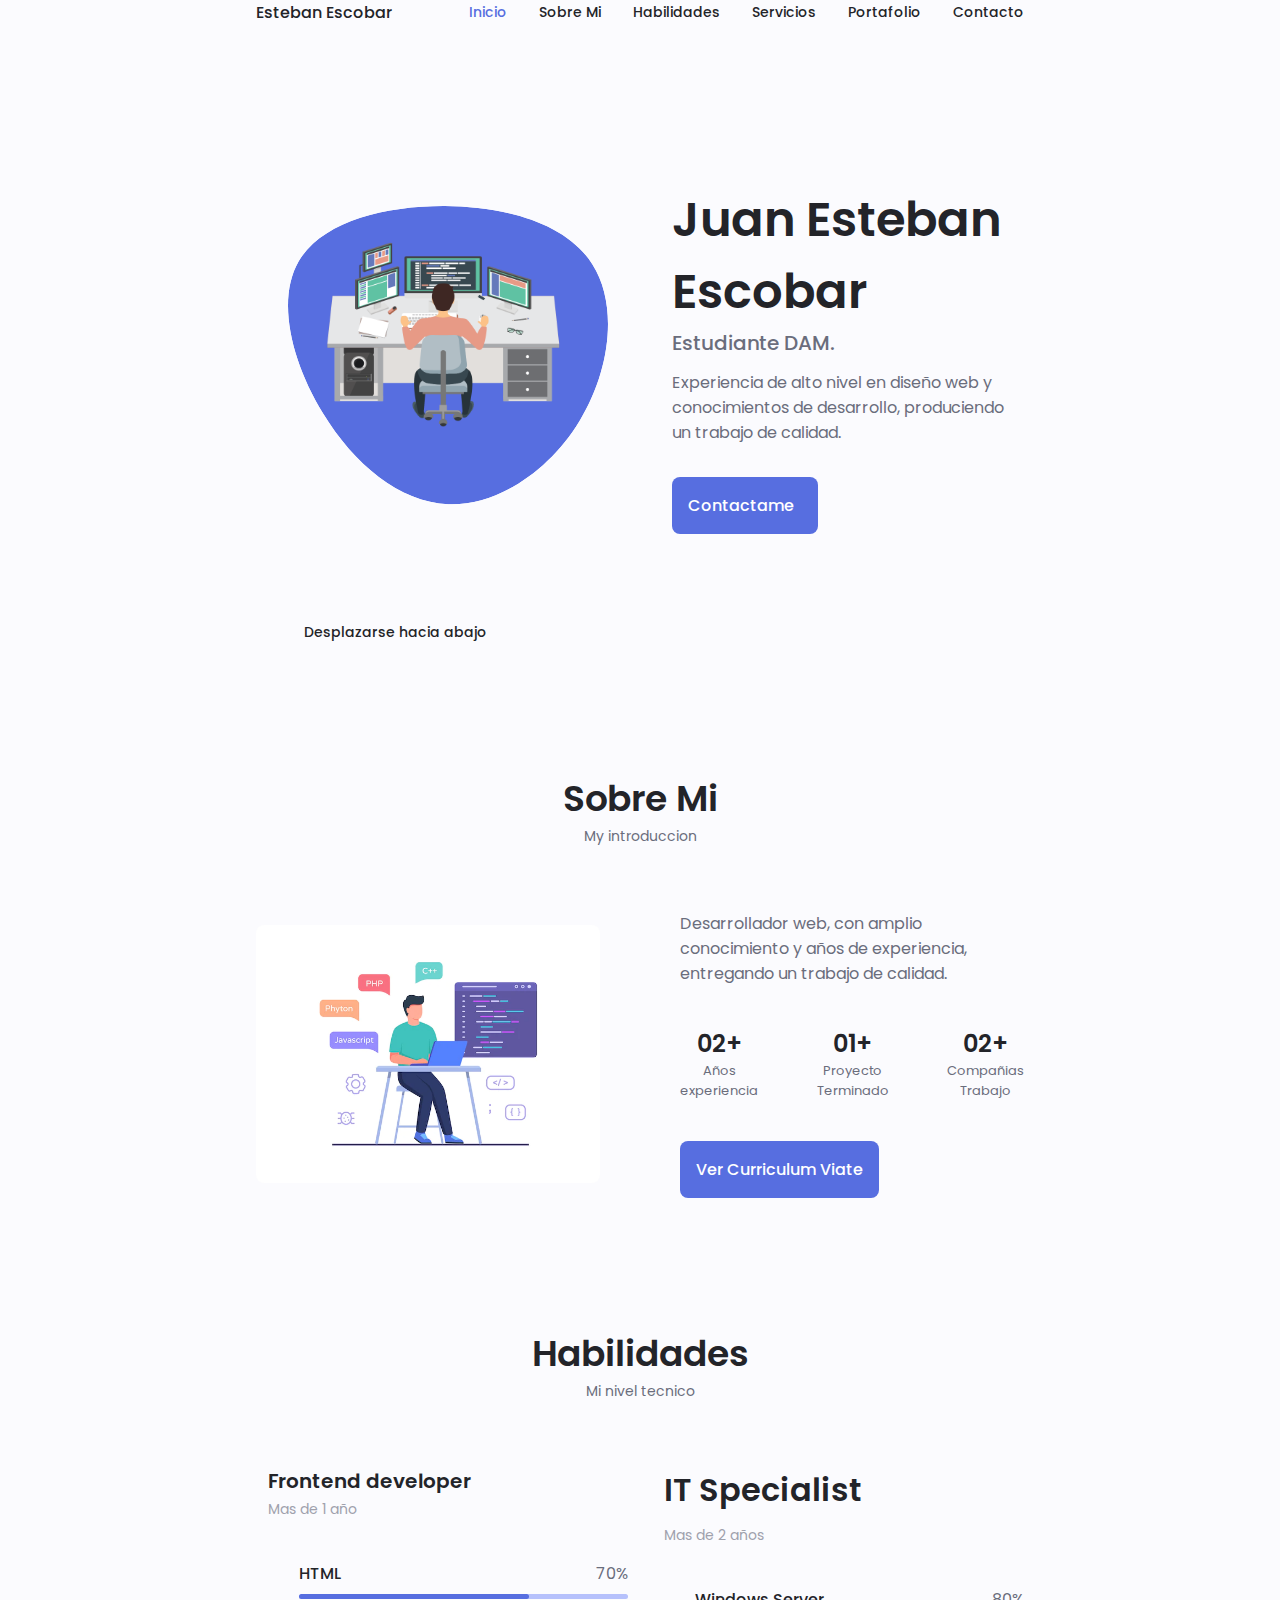
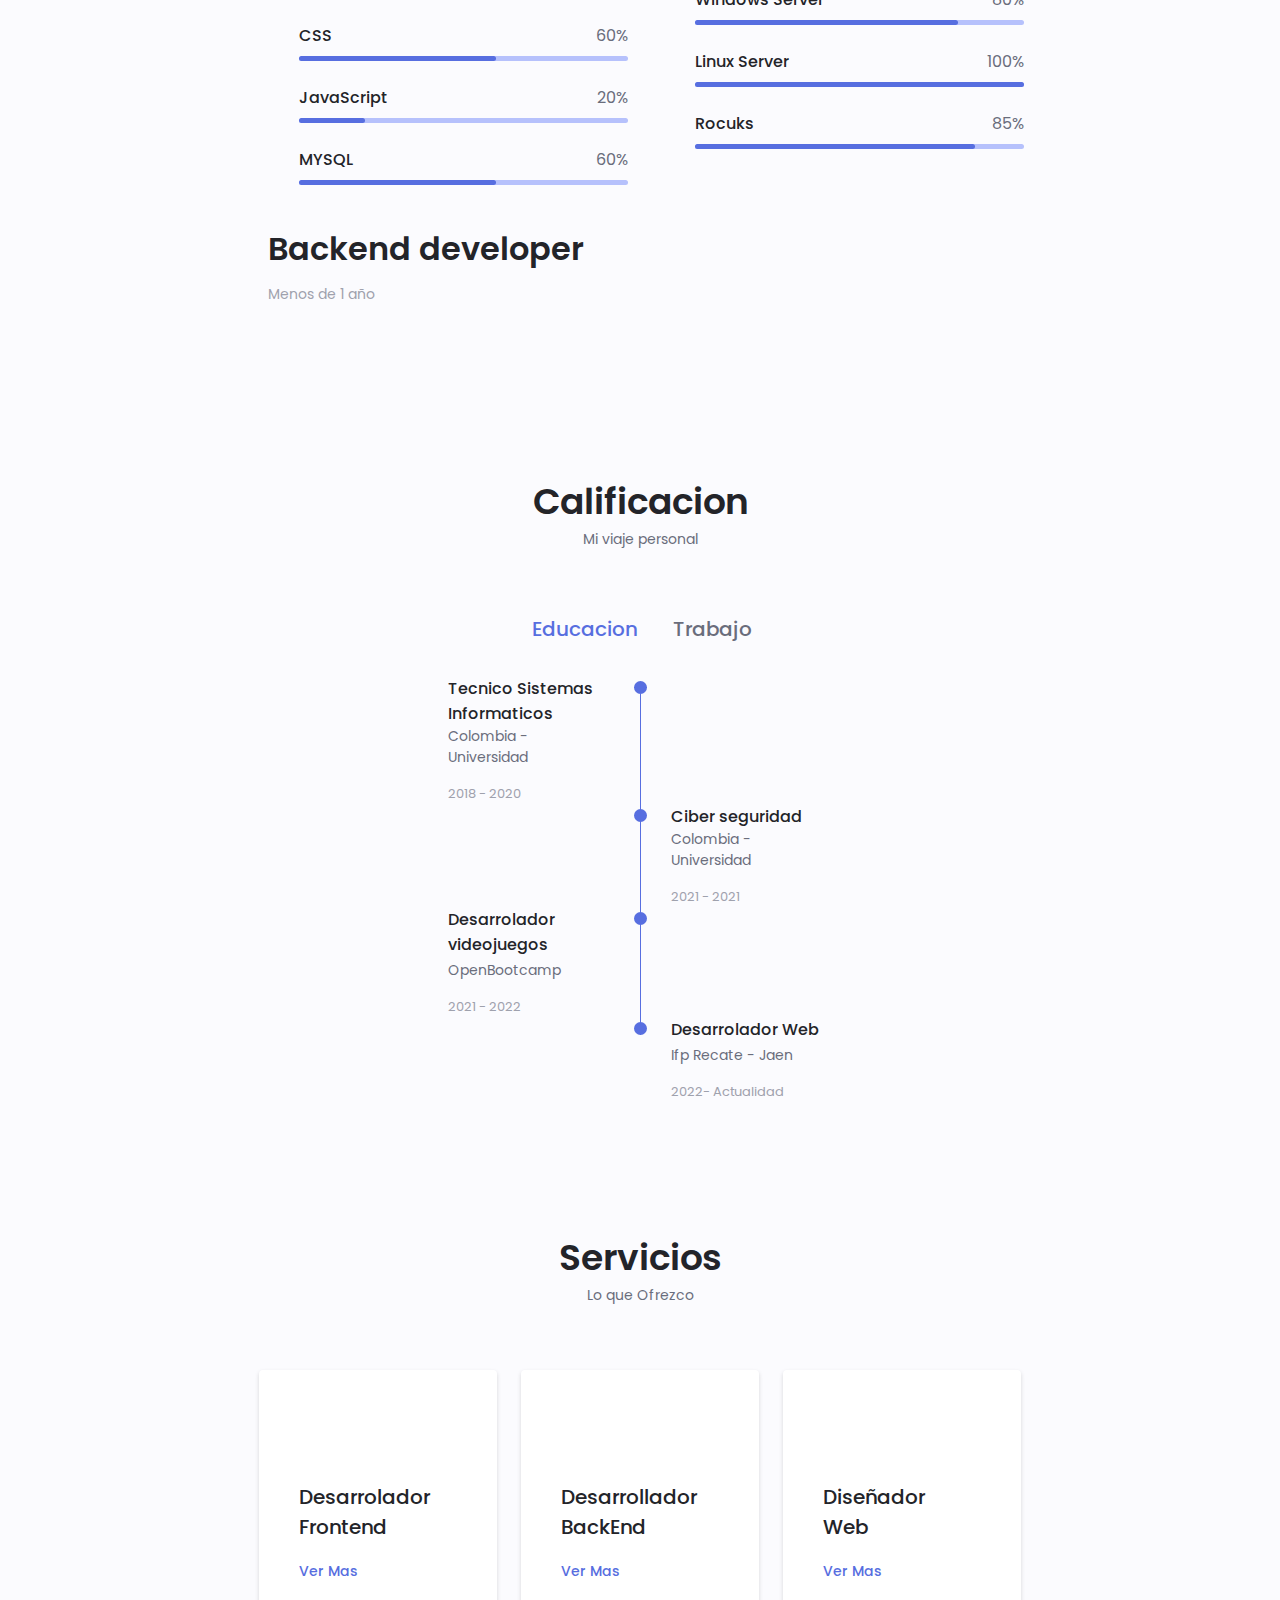
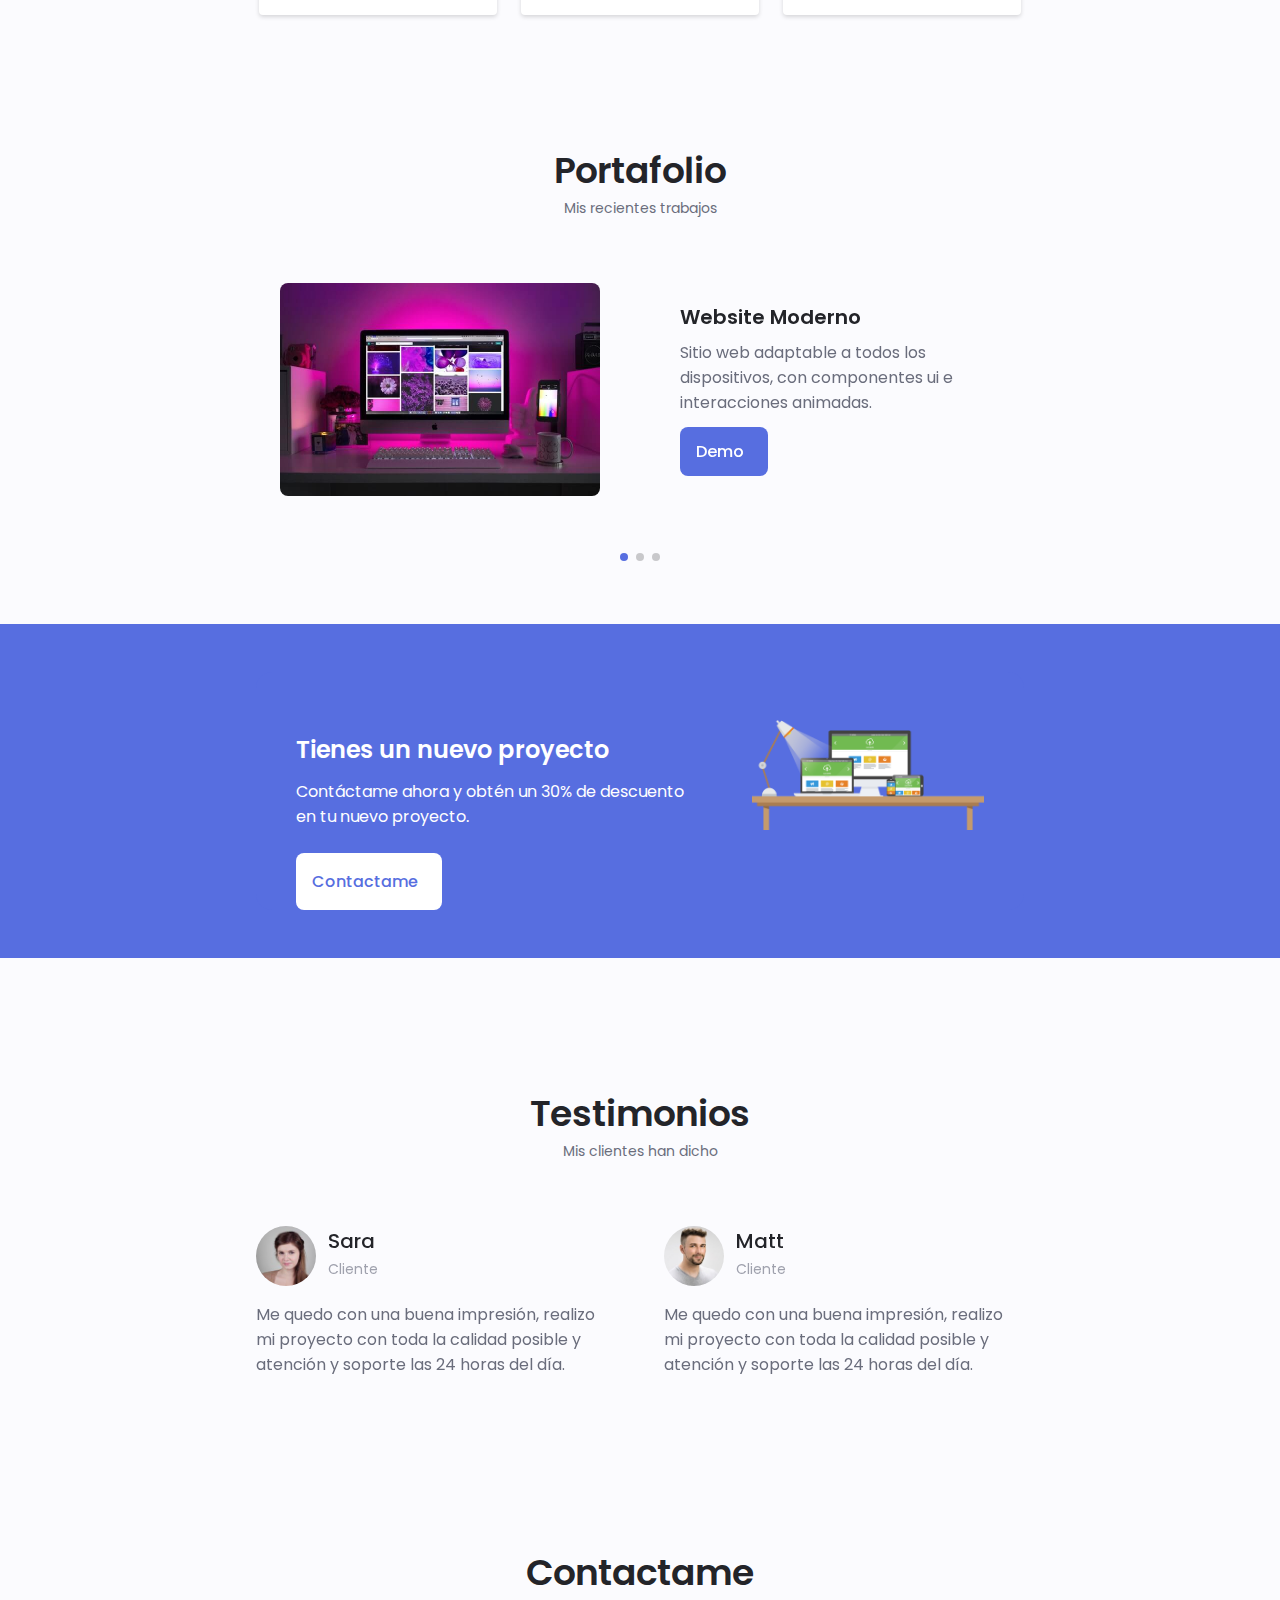
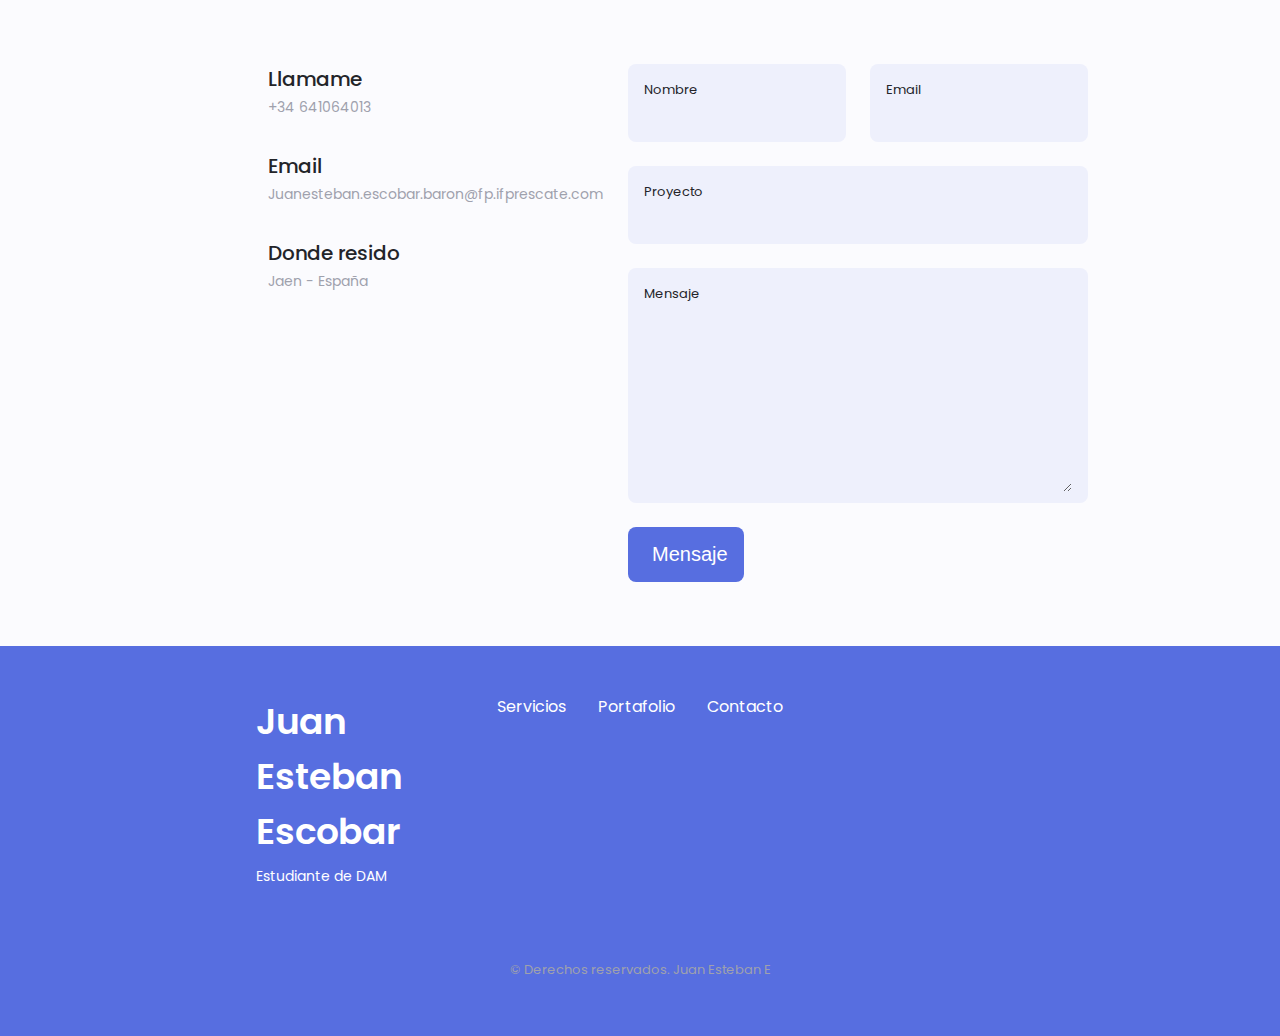
<file: index.html>
<!DOCTYPE html>
    <html lang="es">
    <head>
        <meta charset="UTF-8">
        <meta name="viewport" content="width=device-width, initial-scale=1.0">

        <!--===ICONOS====-->
        <link rel="stylesheet" href="https://unicons.iconscout.com/release/v4.0.0/css/line.css">
        
        <!--==== SWIPER CSS ====-->
        <link rel="stylesheet" href="assets/css/swiper-bundle.min.css">
        
        <!--==== CSS ===-->
        <link rel="stylesheet" href="assets/css/styles.css">

        <title>Portafolio Proyecto</title>
    </head>
    <body>
        <!--=== HEADER ====-->
        <header class="header" id="header">
            <nav class="nav container">
                <a href="#" class="nav__logo">Esteban Escobar</a>

                <div class="nav__menu" id="nav-menu">
                    <ul class="nav__list grid">
                        <li class="nav__item">
                            <a href="#home" class="nav__link active-link">
                                <i class="uil uil-estate nav__icon"></i> Inicio
                            </a>
                        </li>
                        <li class="nav__item">
                            <a href="#about" class="nav__link">
                                <i class="uil uil-user nav__icon"></i> Sobre Mi
                            </a>
                        </li>
                        <li class="nav__item">
                            <a href="#skills" class="nav__link">
                                <i class="uil uil-file-alt nav__icon"></i> Habilidades
                            </a>
                        </li>
                        <li class="nav__item">
                            <a href="#services" class="nav__link">
                                <i class="uil uil-briefcase-alt nav__icon"></i> Servicios
                            </a>
                        </li>
                        <li class="nav__item">
                            <a href="#portfolio" class="nav__link">
                                <i class="uil uil-scenery nav__icon"></i> Portafolio
                            </a>
                        </li>
                        <li class="nav__item">
                            <a href="#contact" class="nav__link">
                                <i class="uil uil-message nav__icon"></i> Contacto
                            </a>
                        </li>
                    </ul>
                    <i class="uil uil-times nav__close" id="nav-close"></i>
                </div>

                <div class="nav__btns">
                    <!--Boton de cambio de tema-->
                    <i class="uil uil-moon change-theme" id="theme-button"></i> 
                    <div class="nav__toggle" id="nav-toggle">
                        <i class="uil uil-apps"></i>
                    </div>
                </div>
            </nav>
            
        </header>

        <!--=== MAIN ====-->
        <main class="main">
            <!--=== HOME ===-->
            <section class="home section" id="home">
                <div class="home__container container grid">
                    <div class="home__content grid">
                        <div class="home__social">
                            <a href="https://www.reddit.com/" target="_blank" class="home__social-icon">
                                <i class="uil uil-reddit-alien-alt"></i>
                            </a>
                            <a href="https://open-bootcamp.com/" target="_blank" class="home__social-icon">
                                <i class="uil uil-brackets-curly"></i>
                            </a>
                            <a href="https://github.com/" target="_blank" class="home__social-icon">
                                <i class="uil uil-github-alt"></i>
                            </a>
                        </div>
                             <!--=== IMAGEN XMLNS ===-->
                        <div class="home_img">
                            <svg class="home__blob" viewBox="0 0 200 187">
                                <mask id="mask0" mask-type="alpha">
                                    <path d="M190.312 36.4879C206.582 62.1187 201.309 102.826 182.328 134.186C163.346 165.547 
                                    130.807 187.559 100.226 186.353C69.6454 185.297 41.0228 161.023 21.7403 129.362C2.45775 
                                    97.8511 -7.48481 59.1033 6.67581 34.5279C20.9871 10.1032 59.7028 -0.149132 97.9666 
                                    0.00163737C136.23 0.303176 174.193 10.857 190.312 36.4879Z"/>
                                </mask>
                                <g mask="url(#mask0)">
                                    <path d="M190.312 36.4879C206.582 62.1187 201.309 102.826 182.328 134.186C163.346 
                                    165.547 130.807 187.559 100.226 186.353C69.6454 185.297 41.0228 161.023 21.7403 
                                    129.362C2.45775 97.8511 -7.48481 59.1033 6.67581 34.5279C20.9871 10.1032 59.7028 
                                    -0.149132 97.9666 0.00163737C136.23 0.303176 174.193 10.857 190.312 36.4879Z"/>

                                    <image class="home__blob-img" x='12' y='18'xlink:href="assets/img/perfil.png"/>
                                </g>
                            </svg>
                        </div>
                        <div class="home__data">
                            <h1 class="home__title">Juan Esteban Escobar</h1>
                            <h3 class="home__subtitle">Estudiante DAM.</h3>
                            <p class="home__description">Experiencia de alto nivel en diseño web y conocimientos de desarrollo, produciendo un trabajo de calidad.</p>
                            <a href="#contact" class="button button--flex">
                                Contactame <i class="uil uil-message button__icon"></i>
                            </a>
                        </div>
                    </div>
                    <div class="home__scroll">
                        <a hreft="#about" class="home__scroll-button button--flex">
                            <i class="uil uil-mouse-alt home_scroll-mouse"></i>
                            <span class="home__scroll-name">Desplazarse hacia abajo</span>
                            <i class="uil uil-arrow-down home__scroll-arrow"></i>
                        </a>
                    </div>
                </div>
            </section>

            <!--=== ABOUT ===-->
            <section class="about section" id="about">
               <h2 class="section__title">Sobre Mi</h2>
               <span class="section__subtitle">My introduccion</span>
               
               <div class="about__container container grid">
                    <img src="assets/img/about.jpg" alt="" class="about__img">

                    <div class="about__data">
                        <p class="about__description">
                            Desarrollador web, con amplio conocimiento y años de experiencia, entregando un trabajo de calidad.</p>

                        <div class="about__info">
                            <div>
                                <span class="about__info-title">02+</span>
                                <span class="about__info-name">Años <br> experiencia</span>
                            </div>

                            <div>
                                <span class="about__info-title">01+</span>
                                <span class="about__info-name"> Proyecto <br> Terminado</span>
                            </div>

                            <div>
                                <span class="about__info-title">02+</span>
                                <span class="about__info-name">Compañias <br> Trabajo</span>
                            </div>
                        </div>

                        <div class="about__buttons">
                            <a href="ProyectoFinal/cv.html" target="_blank" class="button button--flex">
                                Ver Curriculum Viate
                            </a>
                            
                        </div>
                    </div>
               </div>
            </section>

            <!--=== HABILIDADES ===-->
            <section class="skills section" id="skills">
                <h2 class="section__title">Habilidades</h2>
                <span class="section__subtitle">Mi nivel tecnico</span>

                <div class="skills__container container grid">
                    <div>
                      <!--=== HABILIDAD 1 ====-->
                        <div class="skills__content skills__open">
                            <div class="skills__header">
                                <i class="uil uil-visual-studio skills__icon"></i>

                                <div>
                                    <h1 class="skills__title">Frontend developer</h1>
                                    <span class="skills__subtitle">Mas de 1 año</span>
                                </div>

                                <i class="uil uil-angle-down skills__arrow"></i>
                            </div>

                            <div class="skills__list grid">
                                <div class="skills__data">
                                    <div class="skills__titles">
                                        <h3 class="skills__name">HTML</h3>
                                        <span class="skills__number">70%</span>
                                    </div>
                                    <div class="skills__bar">
                                        <span class="skills__percentage skills__html"></span>
                                    </div>
                                </div>
                                <div class="skills__data">
                                    <div class="skills__titles">
                                        <h3 class="skills__name">CSS</h3>
                                        <span class="skills__number">60%</span>
                                    </div>
                                    <div class="skills__bar">
                                        <span class="skills__percentage skills__css"></span>
                                    </div>
                                </div>
                                <div class="skills__data">
                                    <div class="skills__titles">
                                        <h3 class="skills__name">JavaScript</h3>
                                        <span class="skills__number">20%</span>
                                    </div>
                                    <div class="skills__bar">
                                        <span class="skills__percentage skills__js"></span>
                                    </div>
                                </div>
                                <div class="skills__data">
                                    <div class="skills__titles">
                                        <h3 class="skills__name">MYSQL</h3>
                                        <span class="skills__number">60%</span>
                                    </div>
                                    <div class="skills__bar">
                                        <span class="skills__percentage skills__react"></span>
                                    </div>
                                </div>
                            </div>
                        </div>
             <!--=== HABILIDAD 2 ====-->
                                  <div class="skills__content skills__close">
                                    <div class="skills__header">
                                        <i class="uil uil-server-network skills__icon"></i>
        
                                        <div>
                                            <h1 class="skills__titles">Backend developer</h1>
                                            <span class="skills__subtitle">Menos de 1 año</span>
                                        </div>
        
                                        <i class="uil uil-angle-down skills__arrow"></i>
                                    </div>
        
                                    <div class="skills__list grid">
                                        <div class="skills__data">
                                            <div class="skills__titles">
                                                <h3 class="skills__name">PHP</h3>
                                                <span class="skills__number">40%</span>
                                            </div>
                                            <div class="skills__bar">
                                                <span class="skills__percentage skills__php"></span>
                                            </div>
                                        </div>
                                        <div class="skills__data">
                                            <div class="skills__titles">
                                                <h3 class="skills__name">Node Js</h3>
                                                <span class="skills__number">30%</span>
                                            </div>
                                            <div class="skills__bar">
                                                <span class="skills__percentage skills__node"></span>
                                            </div>
                                        </div>
                                        <div class="skills__data">
                                            <div class="skills__titles">
                                                <h3 class="skills__name">C++</h3>
                                                <span class="skills__number">45%</span>
                                            </div>
                                            <div class="skills__bar">
                                                <span class="skills__percentage skills__firebase"></span>
                                            </div>
                                        </div>
                                        <div class="skills__data">
                                            <div class="skills__titles">
                                                <h3 class="skills__name">Python</h3>
                                                <span class="skills__number">55%</span>
                                            </div>
                                            <div class="skills__bar">
                                                <span class="skills__percentage skills__python"></span>
                                            </div>
                                        </div>
                                    </div>
                                </div>
                             </div>
                                <div>
              <!--=== HABILIDAD 3 ====-->
                                  <div class="skills__content">
                                    <div class="skills__header">
                                        <i class="uil uil-swatchbook skills__icon"></i>
        
                                        <div>
                                            <h1 class="skills__titles">IT Specialist</h1>
                                            <span class="skills__subtitle">Mas de 2 años</span>
                                        </div>
        
                                        <i class="uil uil-angle-down skills__arrow"></i>
                                    </div>
        
                                    <div class="skills__list grid">
                                        <div class="skills__data">
                                            <div class="skills__titles">
                                                <h3 class="skills__name">Windows Server</h3>
                                                <span class="skills__number">80%</span>
                                            </div>
                                            <div class="skills__bar">
                                                <span class="skills__percentage skills__figma"></span>
                                            </div>
                                        </div>
                                        <div class="skills__data">
                                            <div class="skills__titles">
                                                <h3 class="skills__name">Linux Server</h3>
                                                <span class="skills__number">100%</span>
                                            </div>
                                            <div class="skills__bar">
                                                <span class="skills__percentage skills__sketch"></span>
                                            </div>
                                        </div>
                                        <div class="skills__data">
                                            <div class="skills__titles">
                                                <h3 class="skills__name">Rocuks</h3>
                                                <span class="skills__number">85%</span>
                                            </div>
                                            <div class="skills__bar">
                                                <span class="skills__percentage skills__photoshop"></span>
                                            </div>
                                        </div>
                                    </div>
                                </div>
                            </div>   
                        </div>
                        </section>

            <!--=== CALIFICACION ====-->
            <section class="qualification section">
                <h2 class="section__title">Calificacion</h2>
                <span class="section__subtitle">Mi viaje personal</span>

                <div class="qualification__container container">
                    <div class="qualification__tabs">
                        <div class="qualification__button button--flex qualification__active" data-target='#education'>
                            <i class="uil uil-graduation-cap qualification__icon"></i>
                            Educacion
                        </div>
                        <div class="qualification__button button--flex" data-target='#work'>
                            <i class="uil uil-briefcase-alt qualification__icon"></i>
                            Trabajo
                        </div>
                    </div>

                    <div class="qualification__sections">
                        <!--==== CALIFICACION   CONTENIDO ====-->
                        <div class="qualification__content qualification__active" data-content id="education">
                             <!--=== CALIFICACION  1 ====-->
                             <div class="qualification__data">
                                <div>
                                    <h3 class="qualification__title">Tecnico Sistemas Informaticos</h3>
                                    <span class="qualification__subtitle">Colombia - Universidad</span>
                                    <div class="qualification__calendar">
                                        <i class="uil uil-calendar-alt"></i>
                                        2018 - 2020
                                    </div>
                                </div>

                                <div>
                                    <span class="qualification__rounder"></span>
                                    <span class="qualification__line"></span>
                                </div>
                             </div>
                               <!--=== CALIFICACION  2 ===-->
                                    <div class="qualification__data">
                                        <div></div>
                                        <div>
                                            <span class="qualification__rounder"></span>
                                            <span class="qualification__line"></span>
                                        </div>
                                    <div>
                                    <h3 class="qualification__title">Ciber seguridad</h3>
                                    <span class="qualification__subtitle"> Colombia - Universidad</span>
                                    <div class="qualification__calendar">
                                           <i class="uil uil-calendar-alt"></i>
                                            2021 - 2021
                                      </div>
                                </div>
                            </div>
                                    <!--=== CALIFICACION  3 ===-->
                             <div class="qualification__data">
                                <div>
                                    <h3 class="qualification__title">Desarrolador videojuegos</h3>
                                    <span class="qualification__subtitle">OpenBootcamp</span>
                                    <div class="qualification__calendar">
                                        <i class="uil uil-calendar-alt"></i>
                                        2021 - 2022
                                    </div>
                                </div>

                                <div>
                                    <span class="qualification__rounder"></span>
                                    <span class="qualification__line"></span>
                                </div>
                             </div>
                                    <!--=== CALIFICACION  4 ===-->
                                    <div class="qualification__data">
                                        <div></div>

                                        <div>
                                            <span class="qualification__rounder"></span>
                                            <!--<span class="qualification__line"></span>-->
                                                </div>

                                        <div>
                                    <h3 class="qualification__title">Desarrolador Web</h3>
                                    <span class="qualification__subtitle">Ifp Recate - Jaen</span>
                                 <div class="qualification__calendar">
                                    <i class="uil uil-calendar-alt"></i>
                                            2022- Actualidad
                                    </div>
                            </div>
                        </div>
                    </div>
         <!--===== CALIFICACION CONTENIDO 2 ====-->
                  <div class="qualification__content" data-content id="work">
                    <!--==== CALIFICACION 1 ====-->
                     <div class="qualification__data">
                         <div>
                            <h3 class="qualification__title"> Desarrolador Sofware</h3>
                            <span class="qualification__subtitle">Colombia - University</span>
                                <div class="qualification__calendar">
                                    <i class="uil uil-calendar-alt"></i>
                                        2019 - 2020
                                    </div>
                                    </div>
                   
                                <div>
                                    <span class="qualification__rounder"></span>
                                    <span class="qualification__line"></span>
                                        </div>
                                    </div>
                    <!--=== CALIFICACION  2 ====-->
                            <div class="qualification__data">
                                <div></div>
                                    <div>
                                        <span class="qualification__rounder"></span>
                                        <span class="qualification__line"></span>
                                            </div>
                                        <div>
                                    <h3 class="qualification__title"> Desarrolador Frontend</h3>
                                        <span class="qualification__subtitle"> It company</span>
                                    <div class="qualification__calendar">
                                    <i class="uil uil-calendar-alt"></i>
                                         2021 - 2021
                                    </div>
                                </div>
                            </div>
                        <!--==== CALIFICACION  3 ===-->
                            <div class="qualification__data">
                                    <div>
                                        <h3 class="qualification__title"> Desarrolador Backend</h3>
                                            <span class="qualification__subtitle">Colombia - IT company</span>
                                        <div class="qualification__calendar">
                                    <i class="uil uil-calendar-alt"></i>
                                            2021 - 2022
                                    </div>
                                </div>
                   
                            <div>
                                <span class="qualification__rounder"></span>
                                <!--<span class="qualification__line"></span> -->
                            </div>
                        </div>
                    </div>
                </div>
            </div>
            </section>

            <!--==================== SERVICIOS ====================-->
            <section class="services section" id="services">
               <h2 class="section__title">Servicios</h2>
               <span class="section__subtitle">Lo que Ofrezco</span>
               
               <div class="services__container container grid">
                <!--==================== SERVICIO 1 ====================-->
                <div class="services__content">
                    <div>
                        <i class="uil uil-web-grid services__icon"></i>
                        <h3 class="services__title">Desarrolador <br> Frontend</h3>
                    </div>

                    <span class="button button--flex button--small button--link services__button">
                        Ver Mas
                        <i class="uil uil-arrow-right" button__icon></i>
                    </span>

                    <div class="services__modal">
                        <div class="services__modal-content">
                            <h4 class="services__modal-title">Desarrolador <br> Frontend</h4>
                            <i class="uil uil-times services__modal-close"></i>

                            <ul class="services__modal-services grid">
                                <li class="services__modal-service">
                                    <i class="uil uil-check-circle services__modal-icon"></i>
                                    <p>Desarrollo la interfaz de usuario.</p>
                                </li>
                                <li class="services__modal-service">
                                    <i class="uil uil-check-circle services__modal-icon"></i>
                                    <p>Desarrollo la interfaz de usuario</p>
                                </li>
                                <li class="services__modal-service">
                                    <i class="uil uil-check-circle services__modal-icon"></i>
                                    <p>Creo interacciones de elementos ux.</p>
                                </li>
                                <li class="services__modal-service">
                                    <i class="uil uil-check-circle services__modal-icon"></i>
                                    <p>Posiciono la marca de tu empresa.</p>
                                </li>
                            </ul>
                        </div>
                    </div>
                </div><!--==================== SERVICIO 2 ====================-->
                <div class="services__content">
                    <div>
                        <i class="uil uil-arrow services__icon"></i>
                        <h3 class="services__title">Desarrollador <br> BackEnd</h3>
                    </div>

                    <span class="button button--flex button--small button--link services__button">
                        Ver Mas
                        <i class="uil uil-arrow-right" button__icon></i>
                    </span>

                    <div class="services__modal">
                        <div class="services__modal-content">
                            <h4 class="services__modal-title">Desarrolador<br> BackEnd</h4>
                            <i class="uil uil-times services__modal-close"></i>

                            <ul class="services__modal-services grid">
                                <li class="services__modal-service">
                                    <i class="uil uil-check-circle services__modal-icon"></i>
                                    <p>Desarrollo la interfaz de usuario.</p>
                                </li>
                                <li class="services__modal-service">
                                    <i class="uil uil-check-circle services__modal-icon"></i>
                                    <p>Desarrollo la interfaz de usuario</p>
                                </li>
                                <li class="services__modal-service">
                                    <i class="uil uil-check-circle services__modal-icon"></i>
                                    <p>Creo interacciones de elementos ux.</p>
                                </li>
                                <li class="services__modal-service">
                                    <i class="uil uil-check-circle services__modal-icon"></i>
                                    <p>Posiciono la marca de tu empresa.</p>
                                </li>
                            </ul>
                        </div>
                    </div>
                </div>
                <!--==================== SERVICIO 3 ====================-->
                <div class="services__content">
                    <div>
                        <i class="uil uil-pen services__icon"></i>
                        <h3 class="services__title">Diseñador<br> Web</h3>
                    </div>

                    <span class="button button--flex button--small button--link services__button">
                        Ver Mas
                        <i class="uil uil-arrow-right" button__icon></i>
                    </span>

                    <div class="services__modal">
                        <div class="services__modal-content">
                            <h4 class="services__modal-title">Diseñador<br> Web</h4>
                            <i class="uil uil-times services__modal-close"></i>

                            <ul class="services__modal-services grid">
                                <li class="services__modal-service">
                                    <i class="uil uil-check-circle services__modal-icon"></i>
                                    <p>Desarrollo la interfaz de usuario.</p>
                                </li>
                                <li class="services__modal-service">
                                    <i class="uil uil-check-circle services__modal-icon"></i>
                                    <p>Desarrollo de páginas web.</p>
                                </li>
                                <li class="services__modal-service">
                                    <i class="uil uil-check-circle services__modal-icon"></i>
                                    <p>Creo interacciones de elementos ux.</p>
                                </li>
                                <li class="services__modal-service">
                                    <i class="uil uil-check-circle services__modal-icon"></i>
                                    <p>Posiciono la marca de tu empresa.</p>
                                </li>
                            </ul>
                        </div>
                    </div>
                </div>
               </div>
            </section>

            <!--==================== PORTAFOLIO ====================-->
            <section class="portfolio section" id="portfolio">
                <h2 class="section__title">Portafolio</h2>
                <spam class="section__subtitle">Mis recientes trabajos</spam>

                <div class="portfolio__container container swiper-container">
                    <div class="swiper-wrapper">
                        <!--==================== PORTAFOLIO 1====================--> 
                        <div class="portfolio__content grid swiper-slide">
                            <img src="assets/img/portfolio1.jpg" alt="" class="portfolio__img">

                            <div class="portfolio__data">
                                <h3 class="portfolio__title">Website Moderno</h3>
                                <p class="portfolio__description">Sitio web adaptable a todos los dispositivos, con componentes ui e interacciones animadas.</p>
                                <a href="#" class="button button--flex button--small portfolio__button">
                                    Demo
                                    <i class="uil uil-arrow-right button__icon"></i>
                                </a>
                            </div>
                        </div><!--==================== PORTAFOLIO 2====================--> 
                        <div class="portfolio__content grid swiper-slide">
                            <img src="assets/img/portfolio2.jpg" alt="" class="portfolio__img">

                            <div class="portfolio__data">
                                <h3 class="portfolio__title">Diseño de la marca</h3>
                                <p class="portfolio__description">Sitio web adaptable a todos los dispositivos, con componentes ui e interacciones animadas.</p>
                                <a href="#" class="button button--flex button--small portfolio__button">
                                    Demo
                                    <i class="uil uil-arrow-right button__icon"></i>
                                </a>
                            </div>
                        </div><!--==================== PORTAFOLIO 3====================--> 
                        <div class="portfolio__content grid swiper-slide">
                            <img src="assets/img/portfolio3.jpg" alt="" class="portfolio__img">

                            <div class="portfolio__data">
                                <h3 class="portfolio__title">Tienda Online</h3>
                                <p class="portfolio__description">Sitio web adaptable a todos los dispositivos, con componentes ui e interacciones animadas.</p>
                                <a href="#" class="button button--flex button--small portfolio__button">
                                    Demo
                                    <i class="uil uil-arrow-right button__icon"></i>
                                </a>
                            </div>
                        </div>
                    </div>

                        <!-- Add Arrows -->
                <div class="swiper-button-next">
                    <i class="uil uil-angle-right-b swiper-portfolio-icon"></i>
                </div>
                
                <div class="swiper-button-prev">
                    <i class="uil uil-angle-left-b swiper-portfolio-icon"></i>
                </div>
                
                    <!-- Add Pagination -->
                <div class="swiper-pagination"></div>
                </div>
            </section>

            <!--==================== PROJECT IN MIND ====================-->
            <section class="project section">
                <div class="project__bg">
                    <div class="project__container container grid">
                        <div class="project__data">
                            <h2 class="project__title">Tienes un nuevo proyecto</h2>
                            <p class="project__description">Contáctame ahora y obtén un 30% de descuento en tu nuevo proyecto.</p>
                            <a href="#contact" class="button button--flex button--white">
                                Contactame
                                <i class="uil uil-message project__icon button__icon"></i>
                            </a>
                        </div>

                        <img src="assets/img/project.png" alt="" class="project__img">
                    </div>
                </div>
            </section>

            <!--==================== TESTIMONIOS ====================-->
            <section class="testimonial section">
                <h2 class="section__title">Testimonios</h2>
                <span class="section__subtitle">Mis clientes han dicho</span>

                <div class="testimonial__container container swiper-container">
                    <div class="swiper-wrapper">
                       <!--==================== TESTIMONIO 1 ====================-->
                       <div class="testimonial__content swiper-slide">
                            <div class="testimonial__data">
                                <div class="testimonial__header">
                                    <img src="assets/img/testimonial1.jpg" alt="" class="testimonial__img">

                                    <div>
                                        <h3 class="testimonial__name">Sara</h3>
                                        <span class="testimonial__client">Cliente</span>
                                    </div>
                                </div>

                                <div>
                                    <i class="uil uil-star testimonial__icon-start"></i>
                                    <i class="uil uil-star testimonial__icon-start"></i>
                                    <i class="uil uil-star testimonial__icon-start"></i>
                                    <i class="uil uil-star testimonial__icon-start"></i>
                                    <i class="uil uil-star testimonial__icon-start"></i>
                                </div>
                            </div>

                            <p class="testimonial__description">Me quedo con una buena impresión, realizo mi proyecto con toda la calidad posible y atención y soporte las 24 horas del día.</p>

                       </div><!--==================== TESTIMONIO 2 ====================-->
                       <div class="testimonial__content swiper-slide">
                            <div class="testimonial__data">
                                <div class="testimonial__header">
                                    <img src="assets/img/testimonial2.jpg" alt="" class="testimonial__img">

                                    <div>
                                        <h3 class="testimonial__name">Matt</h3>
                                        <span class="testimonial__client">Cliente</span>
                                    </div>
                                </div>

                                <div>
                                    <i class="uil uil-star testimonial__icon-start"></i>
                                    <i class="uil uil-star testimonial__icon-start"></i>
                                    <i class="uil uil-star testimonial__icon-start"></i>
                                    <i class="uil uil-star testimonial__icon-start"></i>
                                    <i class="uil uil-star testimonial__icon-start"></i>
                                </div>
                            </div>

                            <p class="testimonial__description">Me quedo con una buena impresión, realizo mi proyecto con toda la calidad posible y atención y soporte las 24 horas del día.</p>
                            
                       </div> <!--==================== TESTIMONIO 3 ====================-->
                       <div class="testimonial__content swiper-slide">
                            <div class="testimonial__data">
                                <div class="testimonial__header">
                                    <img src="assets/img/testimonial3.jpg" alt="" class="testimonial__img">

                                    <div>
                                        <h3 class="testimonial__name">Raul</h3>
                                        <span class="testimonial__client">Cliente</span>
                                    </div>
                                </div>

                                <div>
                                    <i class="uil uil-star testimonial__icon-start"></i>
                                    <i class="uil uil-star testimonial__icon-start"></i>
                                    <i class="uil uil-star testimonial__icon-start"></i>
                                    <i class="uil uil-star testimonial__icon-start"></i>
                                    <i class="uil uil-star testimonial__icon-start"></i>
                                </div>
                            </div>

                            <p class="testimonial__description"> Me quedo con una buena impresión, realizo mi proyecto con toda la calidad posible y atención y soporte las 24 horas del día.</p>
                            
                       </div> 
                    </div>

                    <div class="swiper-pagination swiper-pagination.testimonial"></div>
                </div>
            </section>

            <!--==================== CONTACTAME ====================-->
            <section class="contact section" id="contact">
                <h2 class="section__title">Contactame</h2>
                <span class="section__subtitle"></span>

                <div class="contact__container container grid">
                    <div>
                        <div class="contact__information">
                            <i class="uil uil-phone-alt contact__icon"></i>

                            <div>
                                <h3 class="contact__title">Llamame</h3>
                                <span class="contact__subtitle">+34 641064013</span>
                            </div>
                        </div>    <div class="contact__information">
                            <i class="uil uil-envelope contact__icon"></i>

                            <div>
                                <h3 class="contact__title">Email</h3>
                                <span class="contact__subtitle">Juanesteban.escobar.baron@fp.ifprescate.com</span>
                            </div>
                        </div>    <div class="contact__information">
                            <i class="uil uil-map-marker contact__icon"></i>

                            <div>
                                <h3 class="contact__title">Donde resido</h3>
                                <span class="contact__subtitle">Jaen - España</span>
                            </div>
                        </div>
                    </div>
                    <form action="https://formspree.io/f/mbjbezlk" method="POST" class="contact__form grid">
                        <div class="contact__inputs grid">
                            <div class="contact__content">
                                <label for="" class="contact__label">Nombre</label>
                                <input type="text" class="contact__input"  name="nombre">
                            </div>                            
                            <div class="contact__content">
                                <label for="" class="contact__label">Email</label>
                                <input type="email" class="contact__input"  name="email">
                            </div>
                        </div>
                        <div class="contact__content">
                            <label for="" class="contact__label">Proyecto</label>
                            <input type="text" class="contact__input"  name="proyecto">
                        </div>
                        <div class="contact__content">
                            <label for="" class="contact__label">Mensaje</label>
                            <textarea  name="mensaje" id="" cols="0" rows="7" class="contact__input"></textarea>
                        </div>
                        <div>
                            <a class="button button--flex">
                                <button class="uil uil-message button__icon" type="submit" style="font-size: 1.25rem; transition: .3s; margin-left: .5rem ; color: #fff;
                                border: none; background-color: rgb(87, 110, 224);">Mensaje</button> 
                            </a>
                        </div>
                    </form>
                </div>
            </section>
        </main>

        <!--==================== FOOTER ====================-->
        <footer class="footer">
            <div class="footer__bg">
                <div class="footer__container container grid">
                    <div>
                        <h1 class="footer__title">Juan Esteban Escobar</h1>
                        <span class="footer__subtitle">Estudiante de DAM</span>
                    </div>

                    <ul class="footer__links">
                        <li>
                            <a href="#services" class="footer__link">Servicios</a>
                        </li>
                        <li>
                            <a href="#portfolio" class="footer__link">Portafolio</a>
                        </li>
                        <li>
                            <a href="#contact" class="footer__link">Contacto</a>
                        </li>
                    </ul>

                    <div class="footer__social">
                        <a href="https://www.facebook.com/" target="_blank" class="footer__socials">
                            <i class="uil uil-facebook-f"></i>
                        </a>
                        <a href="https://www.instagram.com/" target="_blank" class="footer__socials">
                            <i class="uil uil-instagram"></i>
                        </a>
                        <a href="https://twitter.com/" target="_blank" class="footer__socials">
                            <i class="uil uil-twitter-alt"></i>
                        </a>
                    </div>
                </div>

                <p class="footer__copy">&#169; Derechos reservados. Juan Esteban E</p>
            </div>
        </footer>
        
        <!--==================== SCROLL TOP ====================-->
        <a href="#" class="scrollup" id="scroll-up">
            <i class="uil uil-arrow-up scrollup__icon"></i>
        </a>

        <!--==================== SWIPER JS ====================-->
        <script src="assets/js/swiper-bundle.min.js"></script>

        <!--==================== MAIN JS ====================-->
        <script src="assets/js/main.js"></script>
    </body>
</html>
</file>
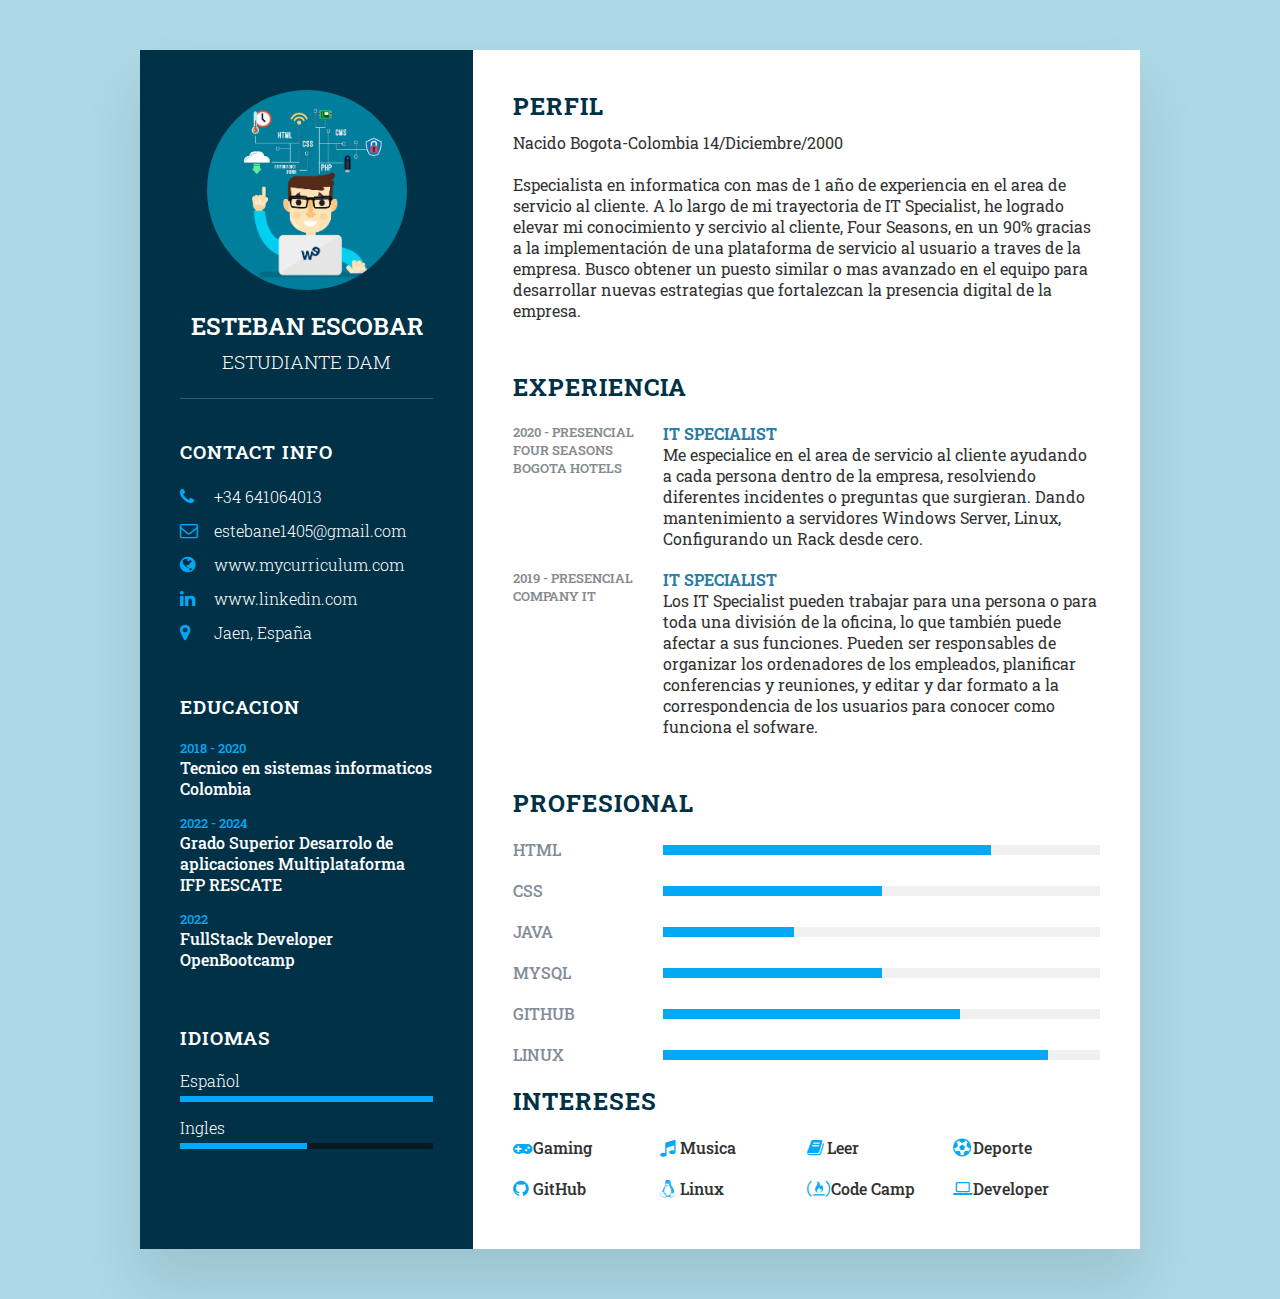
<file: ProyectoFinal/index.html>
<!DOCTYPE html>
<html lang="en">
<head>
    <meta charset="UTF-8">
    <meta http-equiv="X-UA-Compatible" content="IE=edge">
    <meta name="viewport" content="width=device-width, initial-scale=1.0">
    <link rel="preconnect" href="https://fonts.googleapis.com">
    <link rel="preconnect" href="https://fonts.gstatic.com" crossorigin>
    <link href="https://fonts.googleapis.com/css2?family=Roboto+Slab&display=swap" rel="stylesheet">
    <link rel="stylesheet" href="https://cdnjs.cloudflare.com/ajax/libs/font-awesome/4.7.0/css/font-awesome.css" 
    integrity="sha512-5A8nwdMOWrSz20fDsjczgUidUBR8liPYU+WymTZP1lmY9G6Oc7HlZv156XqnsgNUzTyMefFTcsFH/tnJE/+xBg==" crossorigin="anonymous" referrerpolicy="no-referrer" />
    <link rel="stylesheet" href="styles.css">
    <title>Curriculum Viate</title>
</head>
<body>
    <div class="container">
        <div class="left_Side">
            <div class="profileText">
            <div class="imgBx">
            <img src="img.jpg">
        </div>
        <h2>Esteban Escobar<br><span>Estudiante DAM</span></h2>
        </div>
        <div class="contactInfo">
            <h3 class="title">Contact Info</h3>
            <ul>
                <li>
                    <span class="icon"><i class="fa fa-phone" aria-hidden="true"></i></span>
                    <a href="tel:61064013p34" style="text-decoration:none"><span class="text">+34 641064013</span></a>
                </li>
                <li>
                    <span class="icon"><i class="fa fa-envelope-o" aria-hidden="true"></i></span>
                    <a href=mailto:esteban1405@gmail.com ?subject="enlace HTML" style="text-decoration:none"><span class="text">estebane1405@gmail.com</span></a>
                </li>
                <li>
                    <span class="icon"><i class="fa fa-globe" aria-hidden="true"></i></span>
                    <a href="https://ifprescate.com/" target="_blank" style="text-decoration:none"><span class="text">www.mycurriculum.com</span></a>
                </li>
                <li>
                    <span class="icon"><i class="fa fa-linkedin" aria-hidden="true"></i></span>
                    <a href="https://www.linkedin.com/" target="_blank" style="text-decoration:none"><span class="text">www.linkedin.com</span></a>
                </li>
                <li>
                    <span class="icon"><i class="fa fa-map-marker" aria-hidden="true"></i></span>
                    <a href="https://www.google.es/maps/place/Ja%C3%A9n/@37.7800892,-3.8318845,13z/data=!3m1!4b1!4m5!3m4!1s0xd6dd713cb5302c7:0x9cfb2c858b405702!8m2!3d37.7795941!4d-3.7849057?hl=es" target="_blank" style="text-decoration: none;">
                        <span class="text">Jaen, España</span></a>
                </li>
            </ul>
        </div>

        <div class="contactInfo education">
            <h3 class="title">Educacion</h3>
            <ul>
              <li>
                <h5>2018 - 2020</h5>
                <a href="https://www.sena.edu.co/es-co/Paginas/default.aspx" target="_blank" style="text-decoration: none;"><h4>Tecnico en sistemas informaticos</h4></a>
                <h4>Colombia</h4>
              </li>
              <li>
                <h5>2022 - 2024</h5>
                <a href="https://ifprescate.com/" target="_blank" style="text-decoration:none"><h4>Grado Superior Desarrolo de aplicaciones Multiplataforma</h4></a>
                <h4>IFP RESCATE</h4>
              </li>
              <li>
                <h5>2022</h5>
                <a href="https://open-bootcamp.com/" target="_blank" style="text-decoration: none;"><h4>FullStack Developer</h4></a>
                <h4>OpenBootcamp</h4>
              </li>
            </ul>
        </div>

        <div class="contactInfo education language">
            <h3 class="title">Idiomas</h3>
            <ul>
                <li>
                    <a href="https://www.rae.es/" target="_blank" style="text-decoration: none;"><span class="text">Español</span></a>
                    <span class="percent">
                        <div style="width: 100%;"></div>
                    </span>
                </li>
                <li>
                    <a href="https://www.cambridgeenglish.org/es/" target="_blank" style="text-decoration: none;"><span class="text">Ingles</span></a>
                    <span class="percent">
                        <div style="width: 50%;"></div>
                    </span>
                </li>
            </ul>
        </div>


        </div>  
        <div class="right_Side">
            <div class="about">
                <h2 class="title2">Perfil</h2>
                <p>Nacido Bogota-Colombia 14/Diciembre/2000 <br><br>Especialista en informatica con mas de 1 año de experiencia en el area de servicio al cliente. A lo largo de mi trayectoria de IT Specialist, he logrado elevar mi conocimiento y sercivio al cliente, Four Seasons, en un 90% gracias a la implementación de una plataforma de servicio al usuario a traves de la empresa.
                    Busco obtener un puesto similar o mas avanzado en el equipo para desarrollar nuevas estrategias que fortalezcan la presencia digital de la empresa.</p>
            </div>
            <div class="about">
                <h2 class="title2">Experiencia</h2>
                <div class="box">
                    <div class="year_company">
                        <h5>2020 - Presencial</h5>
                        <h5>Four Seasons Bogota Hotels</h5>
                    </div>
                    <div class="text">
                        <h4>IT Specialist</h4>
                        <p>Me especialice en el area de servicio al cliente ayudando a cada persona dentro de la empresa, resolviendo diferentes incidentes o preguntas que surgieran.
                            Dando mantenimiento a servidores Windows Server, Linux, Configurando un Rack desde cero.
                        </p>
                    </div>
                </div>
                <div class="box">
                    <div class="year_company">
                        <h5>2019 - Presencial</h5>
                        <h5>Company IT</h5>
                    </div>
                    <div class="text">
                        <h4>IT Specialist</h4>
                        <p>Los IT Specialist  pueden trabajar para una persona o para toda una división de la oficina, lo que también puede afectar a sus funciones. 
                            Pueden ser responsables de organizar los ordenadores de los empleados, planificar conferencias y reuniones, y editar y dar formato a la correspondencia de los usuarios para conocer como funciona el sofware.</p>
                    </div>
                </div>
            </div>
            <div class="about skills">
                <h2 class="title2">Profesional</h2>
                <div class="box">
                    <h4>Html</h4>
                    <div class="percent">
                        <div style="width: 75%;"></div>
                    </div>
                </div>
                <div class="box">
                    <h4>CSS</h4>
                    <div class="percent">
                        <div style="width: 50%;"></div>
                    </div>
                </div>
                <div class="box">
                    <h4>JAVA</h4>
                    <div class="percent">
                        <div style="width: 30%;"></div>
                    </div>
                </div>
                <div class="box">
                    <h4>MYSQL</h4>
                    <div class="percent">
                        <div style="width: 50%;"></div>
                </div>
            </div>
            <div class="box">
                <h4>GitHub</h4>
                <div class="percent">
                    <div style="width: 68%;"></div>
            </div>
        </div>
        <div class="box">
            <h4>Linux</h4>
            <div class="percent">
                <div style="width: 88%;"></div>
        </div>
    </div>
            <div class="about interest">
                <h2 class="title2">Intereses</h2>
                <ul>
                    <li><i class="fa fa-gamepad" aria-hidden="true"></i>Gaming</li>
                    <li><i class="fa fa-music" aria-hidden="true"></i>Musica</li>
                    <li><i class="fa fa-book" aria-hidden="true"></i>Leer</li>
                    <li><i class="fa fa-futbol-o" aria-hidden="true"></i>Deporte</li>
                    <li><i class="fa fa-github" aria-hidden="true"></i>GitHub</li>
                    <li><i class="fa fa-linux" aria-hidden="true"></i>Linux</li>
                    <li><i class="fa fa-free-code-camp" aria-hidden="true"></i> Code Camp</li>
                    <li><i class="fa fa-laptop" aria-hidden="true"></i>Developer</li>
                </ul>
            </div>
        </div>
        
    </div>
</body>
</html>
</file>
<file: assets/css/styles.css>
/*==================== GOOGLE FONTS ====================*/
@import url("https://fonts.googleapis.com/css2?family=Poppins:wght@400;500;600&display=swap");

/*==================== VARIABLES CSS ====================*/
:root {
    --header-height: 3rem;

    /*========== Colores ==========*/
    /* Seleccionar color  */
    --hue-color: 230; /*morado 250 - verde 142 - azul 230 - rosado 340*/

    /* HSL color modo */
    --first-color: hsl(var(--hue-color), 69%, 61%);
    --first-color-second: hsl(var(--hue-color), 69%, 61%);
    --first-color-alt: hsl(var(--hue-color), 57%, 53%);
    --first-color-lighter: hsl(var(--hue-color), 92%, 85%);
    --title-color: hsl(var(--hue-color), 8%, 15%);
    --text-color: hsl(var(--hue-color), 8%, 45%);
    --text-color-light: hsl(var(--hue-color), 8%, 65%);
    --input-color: hsl(var(--hue-color), 70%, 96%);
    --body-color: hsl(var(--hue-color), 60%, 99%);
    --container-color: #fff;
    --scroll-bar-color: hsl(var(--hue-color), 12%, 90%);
    --scroll-thumb-color: hsl(var(--hue-color), 12%, 80%);

    /*========== Tipografia ==========*/
    --body-font: 'Poppins', sans-serif;

    /* .5rem = 8px, 1rem = 16px, 1.5rem = 24px ... */
    --big-font-size: 2rem;
    --h1-font-size: 1.5rem;
    --h2-font-size: 1.25rem;
    --h3-font-size: 1.125rem;
    --normal-font-size: .938rem;
    --small-font-size: .813rem;
    --smaller-font-size: .75rem;

    /*========== Paso de fuente ==========*/
    --font-medium: 500;
    --font-semi-bold: 600;

    /*========== Margenes Botones ==========*/
    /* .25rem = 4px, .5rem = 8px, .75rem = 12px ... */
    --mb-0-25: .25rem;
    --mb-0-5: .5rem;
    --mb-0-75: .75rem;
    --mb-1: 1rem;
    --mb-1-5: 1.5rem;
    --mb-2: 2rem;
    --mb-2-5: 2.5rem;
    --mb-3: 3rem;

    /*========== z index ==========*/
    --z-tooltip: 10;
    --z-fixed: 100;
    --z-modal: 1000;
}

/* Tamaño de fuente para dispositivos grandes */
@media screen and (min-width: 968px) {
    :root {
        --big-font-size: 3rem;
        --h1-font-size: 2.25rem;
        --h2-font-size: 1.5rem;
        --h3-font-size: 1.25rem;
        --normal-font-size: 1rem;
        --small-font-size: .875rem;
        --smaller-font-size: .813rem;
    }
}

/*==== Variables Tema oscuro ===*/
body.dark-theme {
  /* HSL color mode */
  --first-color-second: hsl(var(--hue-color), 30%, 8%);
  --title-color: hsl(var(--hue-color), 8%, 95%);
  --text-color: hsl(var(--hue-color), 8%, 75%);
  --input-color: hsl(var(--hue-color), 29%, 16%);
  --body-color: hsl(var(--hue-color), 28%, 12%);
  --container-color: hls(var(--hue-color), 29%, 16%);
  --scroll-bar-color: hsl(var(--hue-color), 12%, 48%);
  --scroll-thumb-color: hsl(var(--hue-color), 12%, 36%);
}

/*== Boton Oscuro/Claro =====*/
.nav__btns {
  display: flex;
  align-items: center;
}

.change-theme {
  font-size: 1.25rem;
  color: var(--title-color);
  margin-right: var(--mb-1);
  cursor: pointer;
}

.change-theme:hover {
  color: var(--first-color);
}

/*====== BASE =====*/
* {
  box-sizing: border-box;
  padding: 0;
  margin: 0;
}

html {
  scroll-behavior: smooth;
}

body {
  margin: 0 0 var(--header-height) 0;
  font-family: var(--body-font);
  font-size: var(--normal-font-size);
  background-color: var(--body-color);
  color: var(--text-color);
}

h1, h2, h3, h4 {
  color: var(--title-color);
  font-weight: var(--font-semi-bold);
}

ul {
  list-style: none;
}

a {
  text-decoration: none;
}

img {
  max-width: 100%;
  height: auto;
}

/*===== CLASES DE CSS REUTILIZABLES =======*/
.section {
  padding: 2rem 0 4rem;
}

.section__title {
  font-size: var(--h1-font-size);
  color: var(--title-color);
}

.section__subtitle {
  display: block;
  font-size: var(--small-font-size);
  margin-bottom: var(--mb-3);
}

.section__title, 
.section__subtitle {
  text-align: center;
}

/*===== LAYOUT =====*/
.container {
  max-width: 768px;
  margin-left: var(--mb-1-5);
  margin-right: var(--mb-1-5);
}

.grid {
  display: grid;
  gap: 1.5rem;
}

.header {
  width: 100%;
  position: fixed;
  bottom: 0;
  left: 0;
  z-index: var(--z-fixed);
  background-color: var(--body-color);
}

/*===== NAV =======*/
.nav {
  max-width: 968;
  height: var(--header-height);
  display: flex;
  justify-content: space-between;
  align-items: center;
}

.nav__logo,
.nav__toggle {
  color: var(--title-color);
  font-weight: var(--font-medium);
}

.nav__logo:hover {
  color: var(--first-color);
}

.nav__toggle {
  font-size: 1.1rem;
  cursor: pointer;
}

.nav__toggle:hover {
  color: var(--first-color);
}

@media screen and (max-width: 767px){
  .nav__menu{
    position: fixed;
    bottom: -100%;
    left: 0;
    width: 100%;
    background-color: var(--body-color);
    padding: 2rem 1.5rem 4rem;
    box-shadow: 0 -1px 4px rgba(0, 0, 0, .15);
    border-radius: 1.5rem 1.5rem 0 0;
    transition: .3s;
  }
}

.nav__list {
  grid-template-columns: repeat(3, 1fr);
  gap: 2rem;
}

.nav__link {
  display: flex;
  flex-direction: column;
  align-items: center;
  font-size: var(--small-font-size);
  color: var(--title-color);
  font-weight: var(--font-medium);
}

.nav__link:hover {
  color: var(--first-color);
}

.nav__icon {
  font-size: 1.2rem;
}

.nav__close {
  position: absolute;
  right: 1.3rem;
  bottom: .5rem;
  font-size: 1.5rem;
  cursor: pointer;
  color: var(--first-color);
}

.nav_close:hover {
  color: var(--first-color-alt);
}

/* show menu */
.show-menu {
  bottom: 0;
}

/* Activar link */
.active-link {
  color: var(--first-color);
}

/* Change background header */
.scroll-header {
  box-shadow: 0 -1px 4px rgba(0, 0, 0, .15);
}

/*===== INICIO =======*/
.home__container{
  gap: 1rem;
}

.home__content {
  grid-template-columns: .5fr 3fr;
  padding-top: 3.5rem;
  align-items: center;
}

.home__social {
  display: grid;
  grid-template-columns: max-content;
  row-gap: 1rem;
}

.home__social-icon {
  font-size: 1.25rem;
  color: var(--first-color);
}

.home__social-icon:hover {
  color: var(--first-color-alt);
}

.home__blob {
  width: 200px;
  fill: var(--first-color);
}

.home__blob-img {
  width: 170px;
}

.home__data {
  grid-column: 1/3;
}

.home__title {
  font-size: var(--big-font-size);
}

.home__subtitle {
  font-size: var(--h3-font-size);
  color: var(--text-color);
  font-weight: var(--font-medium);
  margin-bottom: var(--mb-0-75);
}

.home__description {
  margin-bottom: var(--mb-2);
}

.home__scroll {
  display: none;
}

.home__scroll-button {
  color: var(--first-color);
  transition: .3s;
}

.home__scroll-button:hover {
  transform: translateY(.25rem);
}

.home__scroll-mouse {
  font-size: 2rem;
}

.home__scroll-name {
  font-size: var(--small-font-size);
  color: var(--title-color);
  font-weight: var(--font-medium);
  margin-right: var(--mb-0-25);
}

.home__scroll-arrow {
  font-size: 1.25rem;
}

/*==== BOTONES =====*/
.button {
  display: inline-block;
  background-color: var(--first-color);
  color: #fff;
  padding: 1rem;
  border-radius: .5rem;
  font-weight: var(--font-medium);
}

.button:hover {
  background-color: var(--first-color-alt);
}

.button__icon {
  font-size: 1.25rem;
  margin-left: var(--mb-0-5);
  transition: .3s;
}

.button--white {
  background-color: #fff;
  color: var(--first-color);
}

.button--white:hover {
  background-color: #fff;
}

.button--flex {
  display: inline-flex;
  align-items: center;
}

.button--small{
  padding: .75rem 1rem;
}

.button--link {
  padding: 0;
  background-color: transparent;
  color: var(--first-color);
}

.button--link:hover {
  background-color: transparent;
  color: var(--first-color-alt);
}

/*==== SOBRE MI ====*/
.about__img {
  width: 200px;
  border-radius: .5rem;
  justify-self: center;
  align-self: center;
}

.about__description {
  text-align: center;
  margin-bottom: var(--mb-2-5);
}

.about__info {
  display: flex;
  justify-content: space-evenly;
  margin-bottom: var(--mb-2-5);
}

.about__info-title {
  font-size: var(--h2-font-size);
  font-weight: var(--font-semi-bold);
  color: var(--title-color);
}

.about__info-name {
  font-size: var(--smaller-font-size);
}

.about__info-title,
.about__info-name {
  display: block;
  text-align: center;
}

.about__buttons {
  display: flex;
  justify-content: center;
}

/*==== HABILIDADES ====*/
.skills__container {
  row-gap: 0;
}

.skills__header {
  display: flex;
  align-items: center;
  margin-bottom: var(--mb-2-5);
  cursor: pointer;
}

.skills__icon,
.skills__arrow {
  font-size: 2rem;
  color: var(--first-color);
}

.skills__icon {
  margin-right: var(--mb-0-75)
}

.skills__title {
  font-size: var(--h3-font-size);
}

.skills__subtitle {
  font-size: var(--small-font-size);
  color:var(--text-color-light);
}

.skills__arrow {
  margin-left: auto;
  transition: .4s;
}

.skills__list {
  row-gap: 1.5rem;
  padding-left: 2.7rem;
}

.skills__titles {
  display: flex;
  justify-content: space-between;
  margin-bottom: var(--mb-0-5);
}

.skills__name {
  font-size: var(--normal-font-size);
  font-weight: var(--font-medium);
}

.skills__bar,
.skills__percentage {
  height: 5px;
  border-radius: .25rem;
}

.skills__bar {
  background-color: var(--first-color-lighter);
}

.skills__percentage {
  display: block;
  background-color: var(--first-color);
}

.skills__html {
  width: 70%;
}

.skills__css {
  width: 60%;
}

.skills__js {
  width: 20%;
}

.skills__react {
  width: 60%;
}

.skills__php {
  width: 40%;
}

.skills__node {
  width: 30%;
}

.skills__firebase {
  width: 45%;
}

.skills__python {
  width: 55%;
}

.skills__figma {
  width: 80%;
}

.skills__skecth {
  width: 85%;
}

.skills__photoshop {
  width: 85%;
}

.skills__close .skills__list {
  height: 0;
  overflow: hidden;
}

.skills__open .skills__list {
  height: max-content;
  margin-bottom: var(--mb-2-5);
}

.skills__open .skills__arrow {
  transform: rotate(-180deg);
}

/*==== QUCALIFICACION =====*/
.qualification__tabs {
  display: flex;
  justify-content: space-evenly;
  margin-bottom: var(--mb-2)
}

.qualification__button {
  font-size: var(--h3-font-size);
  font-weight: var(--font-medium);
  cursor: pointer;
}

.qualification__button:hover {
  color: var(--first-color);
}

.qualification__icon {
  font-size: 1.8rem;
  margin-right: var(--mb-0-25);
}

.qualification__data {
  display: grid;
  grid-template-columns: 1fr max-content 1fr;
  column-gap: 1.5rem;
}

.qualification__title {
  font-size: var(--normal-font-size);
  font-weight: var(--font-medium);
}

.qualification__subtitle {
  display: inline-block;
  font-size: var(--small-font-size);
  margin-bottom: var(--mb-1);
}

.qualification__calendar {
  font-size: var(--smaller-font-size);
  color: var(--text-color-light);
}

.qualification__rounder {
  display: inline-block;
  width: 13px;
  height: 13px;
  background-color: var(--first-color);
  border-radius: 50%;
}

.qualification__line {
  display: block;
  width: 1px;
  height: 100%;
  background-color: var(--first-color);
  transform: translate(6px, -7px);
}

.qualification [data-content] {
  display: none;
}

.qualification__active[data-content] {
  display: block;
}

.qualification__button.qualification__active {
  color: var(--first-color);
}

/*======= SERVICIOS ======*/
.services__container {
  gap: 1.5rem;
  grid-template-columns: repeat(2, 1fr);
}

.services__content {
  position: relative;
  background-color: var(--container-color);
  padding: 3.5rem .5rem 1.25rem 1.5rem;
  border-radius: .25rem;
  box-shadow: 0 2px 4px rgba(0, 0, 0, .15);
  transition: .3s;
}

.services__content:hover {
  box-shadow: 0 4px 8px rgba(0, 0, 0, .15);
}

.services__icon {
  display: block;
  font-size: 1.5rem;
  color: var(--first-color);
  margin-bottom: var(--mb-1);
}

.services__title {
  font-size: var(--h3-font-size);
  margin-bottom: var(--mb-1);
  font-weight: var(--font-medium);
}

.services__button {
  cursor: pointer;
  font-size: var(--small-font-size);
}

.services__button:hover .button__icon{
  transform: translateX(.25rem);
}

.services__modal {
  position: fixed;
  top: 0;
  left: 0;
  right: 0;
  bottom: 0;
  background-color: rgba(0, 0, 0, .15);
  display: flex;
  align-items: center;
  justify-content: center;
  padding: 0 1rem;
  z-index: var(--z-modal);
  opacity: 0;
  visibility: hidden;
  transition: .3s;
}

.services__modal-content {
  position: relative;
  background-color: var(--container-color);
  padding: 1.5rem;
  border-radius: .5rem;
}

.services__modal-services {
  row-gap: 1rem;
}

.services__modal-service {
  display: flex;
}

.services__modal-title {
  font-size: var(--h3-font-size);
  font-weight: var(--font-medium);
  margin-bottom: var(--mb-1-5);
}
.services__modal-close {
  position: absolute;
  top: 1rem;
  right: 1rem;
  font-size: 1.5rem;
  color: var(--first-color);
  cursor: pointer;
}

.services__modal-icon {
  color: var(--first-color);
  margin-right: var(--mb-0-25);
}
/* Activar Modelo */
.active-modal {
  opacity: 1;
  visibility: visible;
}

/*======= PORTAFOLIO =========*/
.portfolio__container {
  overflow: initial;
}

.portfolio__content {
  padding: 0 1.5rem;
}

.portfolio__img {
  width: 265px;
  border-radius: .5rem;
  justify-self: center;
}

.portfolio__title {
  font-size: var(--h3-font-size);
  margin-bottom: var(--mb-0-5);
}

.portfolio__description {
  margin-bottom: var(--mb-0-75);
}

.portfolio__button:hover .button__icon {
  transform: translateX(.25rem);
}

.swiper-button-prev::after,
.swiper-button-next::after {
  content: '';
}

.swiper-portfolio-icon {
  font-size: 2rem;
  color: var(--first-color);
}

.swiper-button-prev {
  left: -.5rem;
}

.swiper-button-next {
  right: -.5rem;
}

.swiper-container-horizontal > .swiper-pagination-bullets {
  bottom: -2.5rem;
}

.swiper-pagination-bullet-active {
  background-color: var(--first-color);
}

.swiper-button-prev,
.swiper-button-next,
.swiper-pagination-bullet {
  outline: none;
}


/*====== PROJECTOS======*/
.project {
  text-align: center;
}

.project__bg {
  background-color: var(--first-color-second);
  padding: 3rem;
}

.project__title {
  font-size: var(--h2-font-size);
  margin-bottom: var(--mb-0-75);
}

.project__description {
  margin-bottom: var(--mb-1-5);
}

.project__title,
.project__description {
  color: #fff;
}

.project__img {
  width: 232px;
  justify-self: center;
}

/*===== TESTIMONIOS =====*/
.testimonial__data,
.testimonial__header {
  display: flex;
}

.testimonial__data {
  justify-content: space-between;
  margin-bottom: var(--mb-1);
}

.testimonial__img {
  width: 60px;
  height: 60px;
  border-radius: 50%;
  margin-right: var(--mb-0-75);
}

.testimonial__name {
  font-size: var(--h3-font-size);
  font-weight: var(--font-medium);
}

.testimonial__client {
  font-size: var(--small-font-size);
  color: var(--text-color-light);
}

.testimonial__description {
  margin-bottom: var(--mb-2-5);
}

.testimonial__icon-star {
  color: var(--first-color)
}

.swiper-container .swiper-pagination-testimonial {
  bottom: 0;
}

/*====== CONTACTAME ========*/
.contact__container {
  row-gap: 3rem;
}

.contact__information {
  display: flex;
  margin-bottom: var(--mb-2);
}

.contact__icon {
  font-size: 2rem;
  color: var(--first-color);
  margin-right: var(--mb-0-75);
}

.contact__title {
  font-size: var(--h3-font-size);
  font-weight: var(--font-medium);
}

.contact__subtitle {
  font-size: var(--small-font-size);
  color: var(--text-color-light);
}

.contact__content {
  background-color: var(--input-color);
  border-radius: .5rem;
  padding: .75rem 1rem .25rem;
}

.contact__label {
  font-size: var(--smaller-font-size);
  color: var(--title-color);
}

.contact__input {
  width: 100%;
  background-color: var(--input-color);
  color: var(--text-color);
  font-family: var(--normal-font-size);
  font-size: var(--normal-font-size);
  border: none;
  outline: none;
  padding: .25rem .5rem .5rem 0;
}

/*======= FOOTER ======*/
.footer {
  padding-top: 2rem;
}

.footer__container {
  row-gap: 3.5rem;
}

.footer__bg {
  background-color: var(--first-color);
  padding: 2 rem 0 3rem;
}

.footer__title {
  font-size: var(--h1-font-size);
  margin-bottom: var(--mb-0-25);
}

.footer__subtitle {
  font-size: var(--small-font-size);
}

.footer__links {
  display: flex;
  flex-direction: column;
  row-gap: 1.5rem;
}

.footer__link:hover {
  color: var(--first-color-lighter);
}

.footer__social {
  font-size: 1.25rem;
  margin-right: var(--mb-1-5);
}

.footer__social:hover {
  color: var(--first-color-lighter);
}

.footer__copy {
  font-size: var(--smaller-font-size);
  text-align: center;
  color: var(--text-color-light);
  margin-top: var(--mb-3);
}

.footer__title,
.footer__subtitle,
.footer__link,
.footer__social {
  color: #fff;
}

/*========== SCROLL UP ==========*/
.scrollup {
  position: fixed;
  right: 1rem;
  bottom: -20%;
  background-color: var(--first-color);
  opacity: .8;
  padding: 0 .3rem;
  border-radius: .4rem;
  z-index: var(--z-tooltip);
  transition: .4s;
}

.scrollup:hover {
  background-color: var(--first-color-alt);
}

.scrollup__icon {
  font-size: 1.5rem;
  color: #fff;
}


/* Show scroll */

.show-scroll {
  bottom: 5rem;
}

/*========== SCROLL BAR ==========*/
::-webkit-scrollbar {
  width: .60rem;
  background-color: var(--scroll-bar-color);
  border-radius: .5rem;
}

::-webkit-scrollbar-thumb {
  background-color: var(--scroll-thumb-color);
  border-radius: .5rem;
}

::-webkit-scrollbar-thumb:hover {
  background-color: var(--text-color-light);
}

/*==================== MEDIA QUERIES ====================*/
/* Para dispositivos pequeños */
@media screen and (max-width: 350px){
  .container {
    margin-left: var(--mb-1);
    margin-right: var(--mb-1);
  }

  .nav__menu {
    padding: 2rem .25rem 3fr;
  }

  .home__list {
    column-gap: 0;
  }

  .home__content {
    grid-template-columns: .25fr 3fr;
  }

  .home__blob {
    width: 180px;
  }

  .skills__title {
    font-size: var(--normal-font-size);
  }

  .qualification__data {
    gap: .5rem;
  }

  .services__container {
    grid-template-columns: max-content;
    justify-content: center;
  }

  .services__content {
    padding-right: 3.5rem;
  }

  .services__modal {
    padding: 0 .5rem;
  }

  .project__img {
    width: 200px;
  }

  .testimonial__data,
  .testimonial__header {
    flex-direction: column;
    align-items: center;
  }

  .testimonial__img {
    margin-right: 0;
    margin-bottom: var(--mb-0-25);
  }

  .testimonial__data,
  .testimonial__description {
    text-align: center;
  }
}

/* Para dispositivos medianos */
@media screen and (min-width: 568px){
  .home__content {
    grid-template-columns: max-content 1fr 1fr;
  }
  .home__data {
    grid-column: initial;
  }

  .home__img {
    order: 1;
    justify-self: center;
  }

  .about__container,
  .skills__container,
  .portfolio__content, 
  .project__container,
  .contact__container,
  .footer__container {
    grid-template-columns: repeat(2, 1fr);
  }

  .qualification__sections {
    display: grid;
    grid-template-columns: .6fr;
    justify-content: center;
  }
}

@media screen and (min-width: 768px){
  .container {
    margin-left: auto;
    margin-right: auto
  }

  body {
    margin: 0;
  }

  .section {
    padding: 6rem 0 2rem;
  }

  .section__subtitle {
    margin-bottom: 4rem;
  }

  .header {
    top: 0;
    bottom: initial;
  }

  .header,
  .main,
  .footer__container {
    padding: 0 1rem;
  }

  .nav {
    height: calc(var(--header-heigth) + 1.5rem);
    columns: 1rem;
  }

  .nav__icon,
  .nav__close,
  .nav__toggle {
    display: none;
  }

  .nav__list {
    display: flex;
    column-gap: 2rem;
  }

  .nav__menu {
    margin-left: auto;
  }

  .change-theme {
    margin: 0;
  }

  .home__container {
    row-gap: 5rem;
  }

  .home__content {
    padding-top: 5.5rem;
    column-gap: 2rem;
  }

  .home__blob {
    width: 270px;
  }

  .home__scroll {
    display: block;
  }

  .home__scroll-button {
    margin-left: 3rem;
  }

  .about__container {
    column-gap: 5rem;
  }

  .about__img {
    width: 350px;
  }
  .about__description {
    text-align: initial;
  }

  .about__info {
    justify-content: space-between;
  }

  .about__buttons {
    justify-content: initial;
  }

  .qualification__tabs {
    justify-content: center;
  }

  .qualification__button {
    margin: 0 var(--mb-1);
  }

  .qualification__sections {
    grid-template-columns: .5fr;
  }

  .services__container {
    grid-template-columns: repeat(3, 218px);
    justify-content: center;
  }

  .services__icon {
    font-size: 2rem;
  }

  .services__content {
    padding: 6rem 0 2rem 2.5rem;
  }

  .services__modal-content {
    width: 450px;
  }

  .portfolio__img {
    width: 320px;
  }

  .portfolio__content {
    align-items: center;
  }

  .project {
    text-align: initial;
  }

  .project__bg {
    background-color: none;
  }

  .project__container {
    background-color: var(--first-color-second);
    border-radius: 1rem;
    padding: 3rem 2.5rem 0;
    grid-template-columns: 1fr max-content;
    column-gap: 3rem;
  }

  .project__data {
    padding-top: .8rem;
  }

  .footer__container {
    grid-template-columns: repeat(3, 1fr);
  }

  .footer__bg {
    padding: 3rem 0 3.5rem;
  }

  .footer__links {
    flex-direction: row;
    column-gap: 2rem;
  }

  .footer__social {
    justify-self: flex-end;
  }

  .footer__copy {
    margin-top: 4.5rem;
  }
}
/* Para dispositivos grandes */
@media screen and (min-width: 1024px){
  .header,
  .main,
  .footer__container {
    padding: 0;
  }

  .home__blob {
    width: 320px;
  }

  .home__social {
    transform: translateX(-6rem);
  }

  .services__container {
    grid-template-columns: repeat(3, 238px);
  }

  .portfolio__content {
    column-gap: 5rem;
  }

  .swiper-portfolio-icon {
    font-size: 3.5rem;
  }

  .swiper-button-prev {
    left:  -3.5rem;
  }

  .swiper-button-next {
    right:  -3.5rem;
  }

  .swiper-container-horizontal > .swiper-pagination-bullets {
    bottom: -4.5rem;
  }

  .contact__form {
    width: 460px;
  }

  .contact__inputs {
    grid-template-columns: repeat(2, 1fr);
  }
}
</file>
<file: ProyectoFinal/styles.css>
@import url('https://fonts.googleapis.com/css2?family=Roboto+Slab&display=swap');

* {
    margin: 0;
    padding: 0;
    box-sizing: border-box;
    font-family: 'Roboto Slab', serif;
}

body {
    background-color: lightblue;
    display: flex;
    justify-content: center;
    align-items: center;
    min-height: 100vh;
}

.container {
    position: relative;
    width: 100%;
    max-width: 1000px;
    min-height: 1000px;
    background-color: #fff;
    margin: 50px;
    display: grid;
    grid-template-columns: 1fr 2fr;
    box-shadow: 0 35px 55px rgba(0, 0, 0, 0.1);
}

.container .left_Side {
    position: relative;
    background: #003147;
    padding: 40px;
}

.profileText {
    position: relative;
    display: flex;
    flex-direction: column;
    align-items: center;
    padding-bottom: 20px;
    border-bottom: 1px solid rgba(255, 255, 255, 0.2);
}

.profileText .imgBx {
    position: relative;
    width: 200px;
    height: 200px;
    border-radius: 50%;
    overflow: hidden;
}

.profileText .imgBx img {
    position: absolute;
    top: 0;
    left: 0;
    width: 100%;
    height: 100%;
    object-fit: cover;
}

.profileText h2 {
    color: #fff;
    font-size: 1.5em;
    margin-top: 20px;
    text-transform: uppercase;
    text-align: center;
    font-weight: 600;
    line-height: 1.4em;
}

.profileText h2 span {
    font-size: 0.8em;
    font-weight: 300;
}

.contactInfo {
    padding-top: 40px;
}

.title {
    color: #fff;
    text-transform: uppercase;
    font-weight: 600;
    letter-spacing: 1px;
    margin-bottom: 20px;
}

.contactInfo ul {
    position: relative;

}

.contactInfo ul li {
    position: relative;
    list-style: none;
    margin: 10px 0;
    cursor: pointer;
}

.contactInfo ul li .icon {
    display: inline-block;
    width: 30px;
    font-size: 18px;
    color: #03a9f4;
}

.contactInfo ul li span {
    color: #fff;
    font-weight: 300;
}

.contactInfo.education li {
    margin-bottom: 15px;
}

.contactInfo.education h5 {
    color: #03a9f4;
    font-weight: 500;
}

.contactInfo.education h4:nth-child(2) {
    color: #fff;
    font-weight: 500;
}

.contactInfo.education h4 {
    color: #fff;
    font-weight: 500;
}

.contactInfo.language .percent {
    position: relative;
    width: 100%;
    height: 6px;
    background: #081921;
    display: block;
    margin-top: 5px;
}

.contactInfo.language .percent div {
    position: absolute;
    top: 0;
    left: 0;
    height: 100%;
    background: #03a9f4;
}

.container .right_Side {
    position: relative;
    background: #fff;
    padding: 40px;
}

.about {
    margin-bottom: 50px;
}

.about:last-child {
    margin-bottom: 0;
}

.title2 {
    color: #003147;
    text-transform: uppercase;
    letter-spacing: 1px;
    margin-bottom: 10px;
}

p {
    color: #333;
}

.about .box {
    display: flex;
    flex-direction: row;
    margin: 20px 0;
}

.about .box .year_company {
    min-width: 150px;
}

.about .box .year_company h5 {
    text-transform: uppercase;
    color: #848c90;
    font-weight: 600;
}

.about .box .text h4 {
    text-transform: uppercase;
    color: #2a7da2;
    font-size: 16px;
}

.skills .box {
    position: relative;
    width: 100%;
    display: grid;
    grid-template-columns: 150px 1fr;
    justify-content: center;
    align-items: center;
}

.skills .box h4 {
    text-transform: uppercase;
    color: #848c99;
    font-weight: 500;
}

.skills .box  .percent {
    position: relative;
    width: 100%;
    height: 10px;
    background: #f0f0f0;
}

.skills .box .percent div {
    position: absolute;
    top: 0;
    left: 0;
    height: 100%;
    background: #03a9f4;
}

.interest ul {
    display: grid;
    grid-template-columns: repeat(4,1fr);
}

.interest ul li {
    list-style: none;
    color: #333;
    font-weight: 500;
    margin: 10px 0;
}

.interest ul li .fa {
    color: #03a9f4;
    font-size: 18px;
    width: 20px;
}

@media (max-width: 1000px)
{
    .container{
        margin: 10px;
        grid-template-columns: repeat(1,1fr);
    }
    .interest ul{
        grid-template-columns: repeat(2,1fr);
    }
}

@media (max-width: 600px){
    .about .box {
        flex-direction: column;
    }
    .about .box .year_company {
        margin-bottom: 5px;
    }
    .interest ul {
        grid-template-columns: repeat(1,1fr);
    }
    .skills .box {
        grid-template-columns: repeat(1,1fr);
    }
}
</file>
